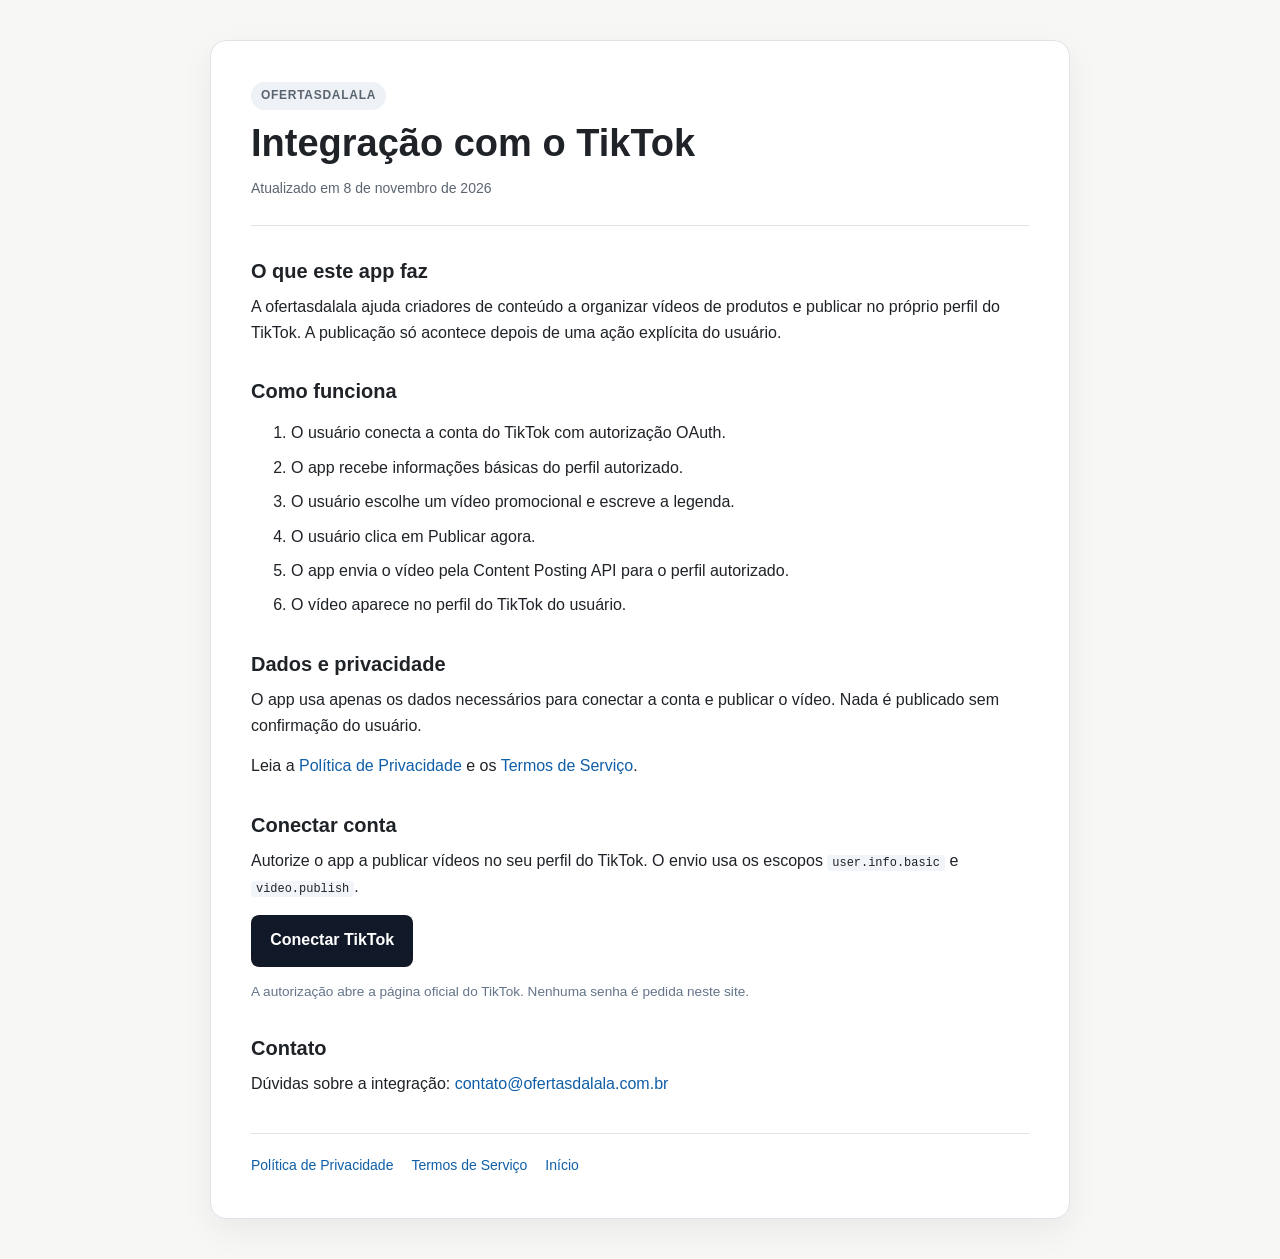
<file: index.html>
<!DOCTYPE html>
<html lang="pt-BR">
<head>
  <meta charset="utf-8">
  <meta name="viewport" content="width=device-width, initial-scale=1">
  <title>ofertasdalala | Integração TikTok</title>
  <meta name="description" content="Ferramenta da ofertasdalala para publicar vídeos promocionais no perfil do TikTok com autorização do usuário.">
  <link rel="stylesheet" href="style.css">
</head>
<body>
  <main class="pagina">
    <header class="cabecalho">
      <p class="selo">ofertasdalala</p>
      <h1>Integração com o TikTok</h1>
      <p class="atualizado">Atualizado em 8 de novembro de 2026</p>
    </header>

    <section>
      <h2>O que este app faz</h2>
      <p>
        A ofertasdalala ajuda criadores de conteúdo a organizar vídeos de produtos
        e publicar no próprio perfil do TikTok. A publicação só acontece depois de
        uma ação explícita do usuário.
      </p>
    </section>

    <section>
      <h2>Como funciona</h2>
      <ol>
        <li>O usuário conecta a conta do TikTok com autorização OAuth.</li>
        <li>O app recebe informações básicas do perfil autorizado.</li>
        <li>O usuário escolhe um vídeo promocional e escreve a legenda.</li>
        <li>O usuário clica em Publicar agora.</li>
        <li>O app envia o vídeo pela Content Posting API para o perfil autorizado.</li>
        <li>O vídeo aparece no perfil do TikTok do usuário.</li>
      </ol>
    </section>

    <section>
      <h2>Dados e privacidade</h2>
      <p>
        O app usa apenas os dados necessários para conectar a conta e publicar o
        vídeo. Nada é publicado sem confirmação do usuário.
      </p>
      <p>
        Leia a <a href="politica.html">Política de Privacidade</a> e os
        <a href="termos.html">Termos de Serviço</a>.
      </p>
    </section>

    <section>
      <h2>Conectar conta</h2>
      <p>
        Autorize o app a publicar vídeos no seu perfil do TikTok. O envio usa os
        escopos <code>user.info.basic</code> e <code>video.publish</code>.
      </p>
      <p>
        <a id="conectar" class="botao" href="#">Conectar TikTok</a>
      </p>
      <p class="aviso">
        A autorização abre a página oficial do TikTok. Nenhuma senha é pedida
        neste site.
      </p>
    </section>

    <section>
      <h2>Contato</h2>
      <p>
        Dúvidas sobre a integração:
        <a href="mailto:contato@ofertasdalala.com.br">contato@ofertasdalala.com.br</a>
      </p>
    </section>

    <footer class="rodape">
      <a href="politica.html">Política de Privacidade</a>
      <a href="termos.html">Termos de Serviço</a>
      <a href="https://ofertasdalala.github.io/tiktok/">Início</a>
    </footer>
  </main>

  <script>
    (() => {
      const cliente = "sbaw8o228pvzmyu8tv";
      const destino = "https://ofertasdalala.github.io/tiktok/callback/";
      const estado = crypto.randomUUID();
      const url = new URL("https://www.tiktok.com/v2/auth/authorize/");
      url.searchParams.set("client_key", cliente);
      url.searchParams.set("scope", "user.info.basic,video.publish");
      url.searchParams.set("response_type", "code");
      url.searchParams.set("redirect_uri", destino);
      url.searchParams.set("state", estado);
      document.getElementById("conectar").href = url.toString();
    })();
  </script>
</body>
</html>
</file>
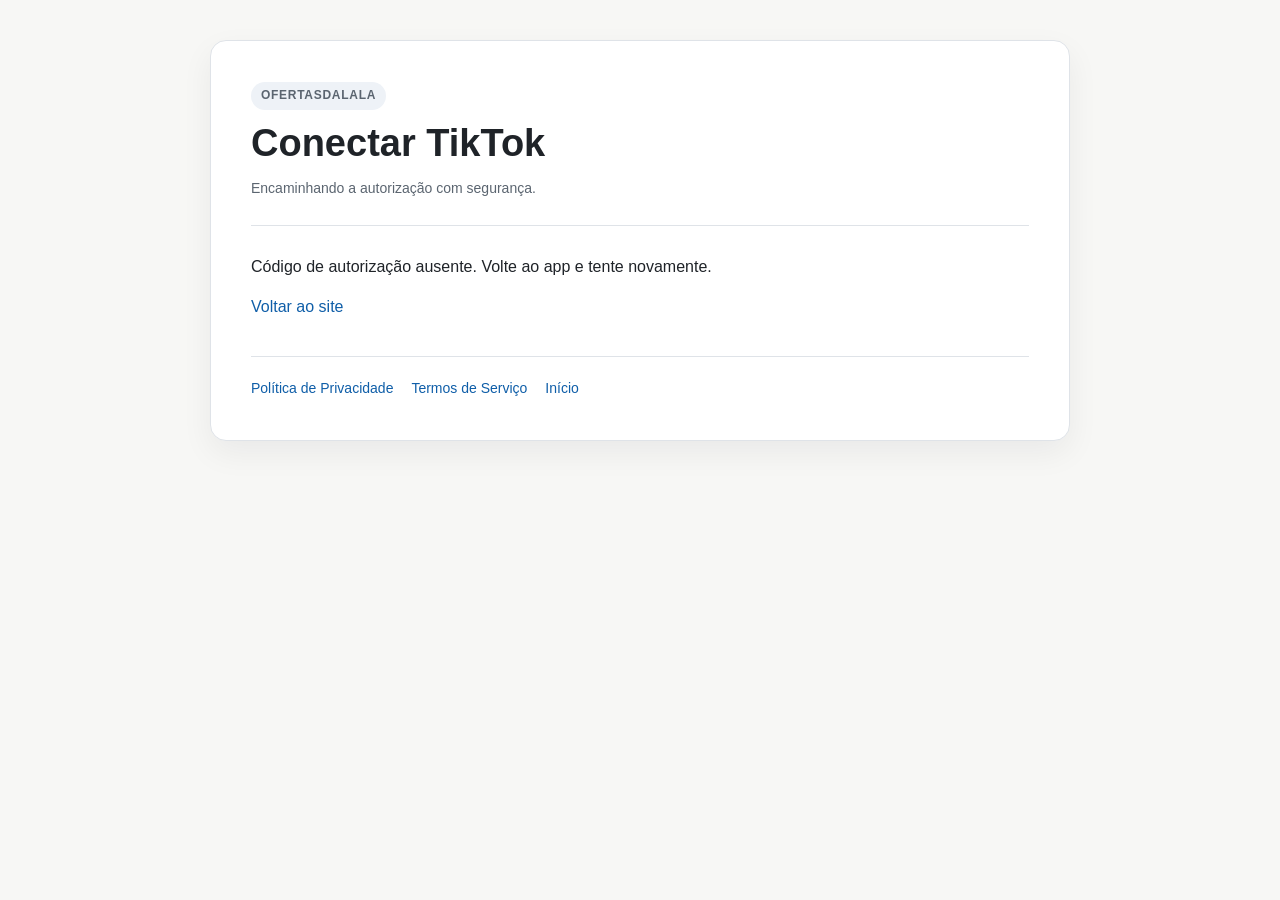
<file: callback/index.html>
<!DOCTYPE html>
<html lang="pt-BR">
<head>
  <meta charset="utf-8">
  <meta name="viewport" content="width=device-width, initial-scale=1">
  <title>Conectar TikTok | ofertasdalala</title>
  <link rel="stylesheet" href="../style.css">
</head>
<body>
  <main class="pagina">
    <header class="cabecalho">
      <p class="selo">ofertasdalala</p>
      <h1>Conectar TikTok</h1>
      <p class="atualizado">Encaminhando a autorização com segurança.</p>
    </header>

    <section>
      <p id="mensagem">Aguarde. Você será redirecionado para concluir a conexão.</p>
      <p id="erro" class="erro" hidden></p>
      <p>
        <a id="continuar" href="#" hidden>Continuar autorização</a>
      </p>
    </section>

    <footer class="rodape">
      <a href="../politica.html">Política de Privacidade</a>
      <a href="../termos.html">Termos de Serviço</a>
      <a href="../">Início</a>
    </footer>
  </main>

  <script>
    (() => {
      const destino = "https://w11-desktop.taile158d8.ts.net/webhook/tiktok-callback";
      const params = new URLSearchParams(window.location.search);
      const erro = params.get("error");
      const continua = document.getElementById("continuar");
      const aviso = document.getElementById("mensagem");
      const caixaErro = document.getElementById("erro");

      if (erro) {
        const descricao = params.get("error_description") || erro;
        aviso.hidden = true;
        caixaErro.hidden = false;
        caixaErro.textContent = "Não foi possível concluir a autorização: " + descricao;
        continua.href = "../";
        continua.textContent = "Voltar ao site";
        continua.hidden = false;
        return;
      }

      const code = params.get("code");
      const state = params.get("state");
      if (!code) {
        aviso.hidden = true;
        caixaErro.hidden = false;
        caixaErro.textContent = "Código de autorização ausente. Volte ao app e tente novamente.";
        continua.href = "../";
        continua.textContent = "Voltar ao site";
        continua.hidden = false;
        return;
      }

      const proximo = new URL(destino);
      proximo.searchParams.set("code", code);
      if (state) proximo.searchParams.set("state", state);
      continua.href = proximo.toString();
      continua.textContent = "Continuar autorização";
      continua.hidden = false;
      window.location.replace(proximo.toString());
    })();
  </script>
</body>
</html>
</file>
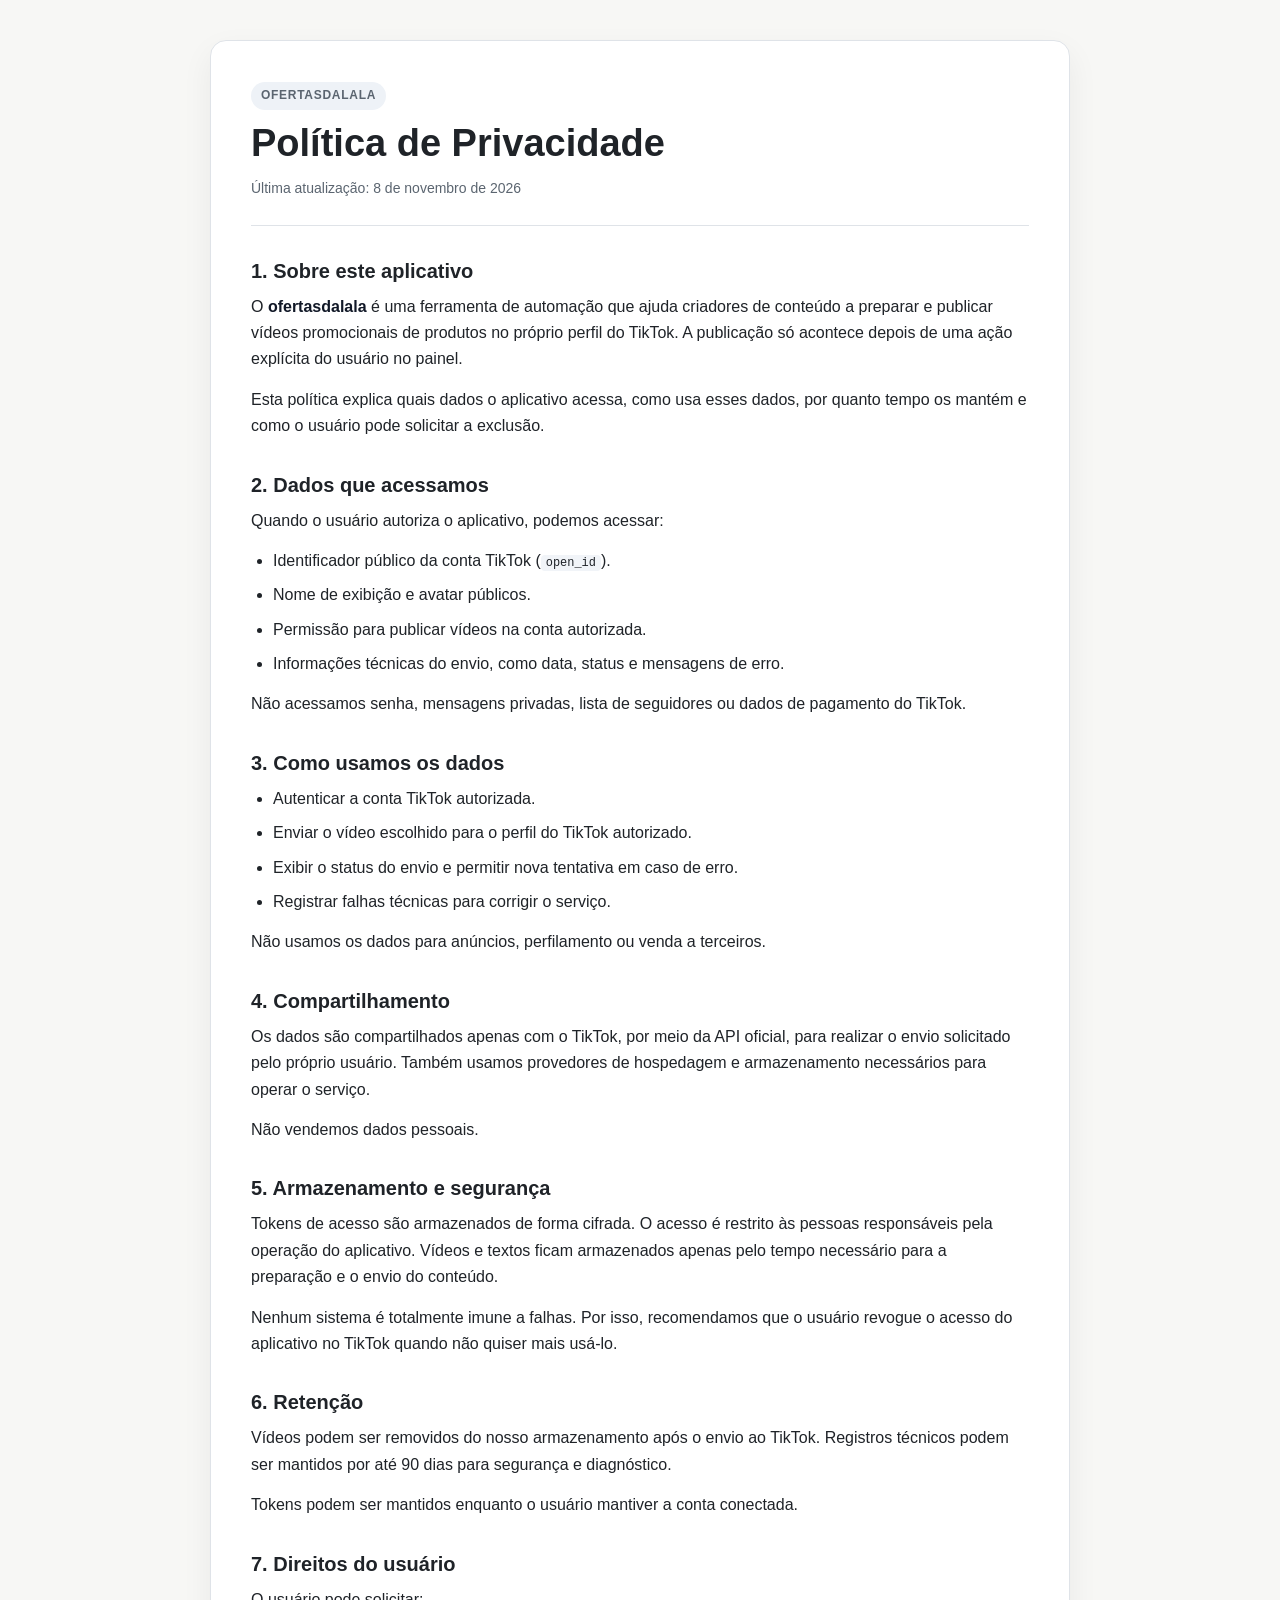
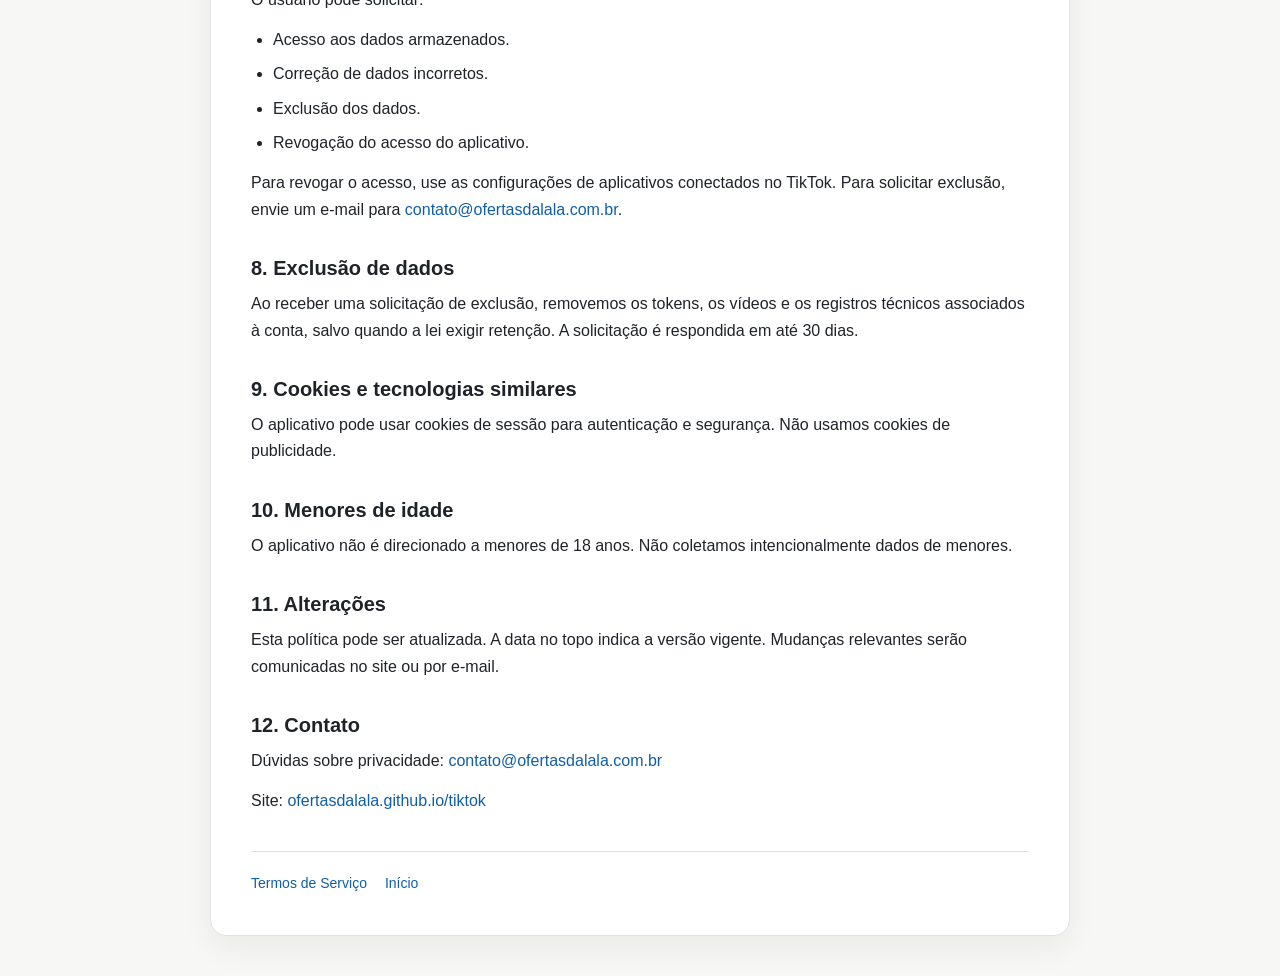
<file: politica.html>
<!doctype html>
<html lang="pt-BR">
<head>
  <meta charset="utf-8">
  <meta name="viewport" content="width=device-width, initial-scale=1">
  <title>Política de Privacidade - ofertasdalala</title>
  <link rel="stylesheet" href="style.css">
</head>
<body>
  <main class="pagina">
    <header class="cabecalho">
      <p class="selo">ofertasdalala</p>
      <h1>Política de Privacidade</h1>
      <p class="atualizado">Última atualização: 8 de novembro de 2026</p>
    </header>

    <section>
      <h2>1. Sobre este aplicativo</h2>
      <p>
        O <strong>ofertasdalala</strong> é uma ferramenta de automação que ajuda
        criadores de conteúdo a preparar e publicar vídeos promocionais de produtos
        no próprio perfil do TikTok. A publicação só acontece depois de uma ação
        explícita do usuário no painel.
      </p>
      <p>
        Esta política explica quais dados o aplicativo acessa, como usa esses
        dados, por quanto tempo os mantém e como o usuário pode solicitar a
        exclusão.
      </p>
    </section>

    <section>
      <h2>2. Dados que acessamos</h2>
      <p>Quando o usuário autoriza o aplicativo, podemos acessar:</p>
      <ul>
        <li>Identificador público da conta TikTok (<code>open_id</code>).</li>
        <li>Nome de exibição e avatar públicos.</li>
        <li>Permissão para publicar vídeos na conta autorizada.</li>
        <li>Informações técnicas do envio, como data, status e mensagens de erro.</li>
      </ul>
      <p>
        Não acessamos senha, mensagens privadas, lista de seguidores ou dados de
        pagamento do TikTok.
      </p>
    </section>

    <section>
      <h2>3. Como usamos os dados</h2>
      <ul>
        <li>Autenticar a conta TikTok autorizada.</li>
        <li>Enviar o vídeo escolhido para o perfil do TikTok autorizado.</li>
        <li>Exibir o status do envio e permitir nova tentativa em caso de erro.</li>
        <li>Registrar falhas técnicas para corrigir o serviço.</li>
      </ul>
      <p>
        Não usamos os dados para anúncios, perfilamento ou venda a terceiros.
      </p>
    </section>

    <section>
      <h2>4. Compartilhamento</h2>
      <p>
        Os dados são compartilhados apenas com o TikTok, por meio da API oficial,
        para realizar o envio solicitado pelo próprio usuário. Também usamos
        provedores de hospedagem e armazenamento necessários para operar o serviço.
      </p>
      <p>Não vendemos dados pessoais.</p>
    </section>

    <section>
      <h2>5. Armazenamento e segurança</h2>
      <p>
        Tokens de acesso são armazenados de forma cifrada. O acesso é restrito às
        pessoas responsáveis pela operação do aplicativo. Vídeos e textos ficam
        armazenados apenas pelo tempo necessário para a preparação e o envio do
        conteúdo.
      </p>
      <p>
        Nenhum sistema é totalmente imune a falhas. Por isso, recomendamos que o
        usuário revogue o acesso do aplicativo no TikTok quando não quiser mais
        usá-lo.
      </p>
    </section>

    <section>
      <h2>6. Retenção</h2>
      <p>
        Vídeos podem ser removidos do nosso armazenamento após o envio ao TikTok.
        Registros técnicos podem ser mantidos por até 90 dias para segurança e
        diagnóstico.
      </p>
      <p>
        Tokens podem ser mantidos enquanto o usuário mantiver a conta conectada.
      </p>
    </section>

    <section>
      <h2>7. Direitos do usuário</h2>
      <p>O usuário pode solicitar:</p>
      <ul>
        <li>Acesso aos dados armazenados.</li>
        <li>Correção de dados incorretos.</li>
        <li>Exclusão dos dados.</li>
        <li>Revogação do acesso do aplicativo.</li>
      </ul>
      <p>
        Para revogar o acesso, use as configurações de aplicativos conectados no
        TikTok. Para solicitar exclusão, envie um e-mail para
        <a href="mailto:contato@ofertasdalala.com.br">contato@ofertasdalala.com.br</a>.
      </p>
    </section>

    <section>
      <h2>8. Exclusão de dados</h2>
      <p>
        Ao receber uma solicitação de exclusão, removemos os tokens, os vídeos e
        os registros técnicos associados à conta, salvo quando a lei exigir
        retenção. A solicitação é respondida em até 30 dias.
      </p>
    </section>

    <section>
      <h2>9. Cookies e tecnologias similares</h2>
      <p>
        O aplicativo pode usar cookies de sessão para autenticação e segurança.
        Não usamos cookies de publicidade.
      </p>
    </section>

    <section>
      <h2>10. Menores de idade</h2>
      <p>
        O aplicativo não é direcionado a menores de 18 anos. Não coletamos
        intencionalmente dados de menores.
      </p>
    </section>

    <section>
      <h2>11. Alterações</h2>
      <p>
        Esta política pode ser atualizada. A data no topo indica a versão vigente.
        Mudanças relevantes serão comunicadas no site ou por e-mail.
      </p>
    </section>

    <section>
      <h2>12. Contato</h2>
      <p>
        Dúvidas sobre privacidade:
        <a href="mailto:contato@ofertasdalala.com.br">contato@ofertasdalala.com.br</a>
      </p>
      <p>
        Site:
        <a href="https://ofertasdalala.github.io/tiktok/">ofertasdalala.github.io/tiktok</a>
      </p>
    </section>

    <footer class="rodape">
      <a href="https://ofertasdalala.github.io/tiktok/termos.html">Termos de Serviço</a>
      <a href="https://ofertasdalala.github.io/tiktok/">Início</a>
    </footer>
  </main>
</body>
</html>
</file>
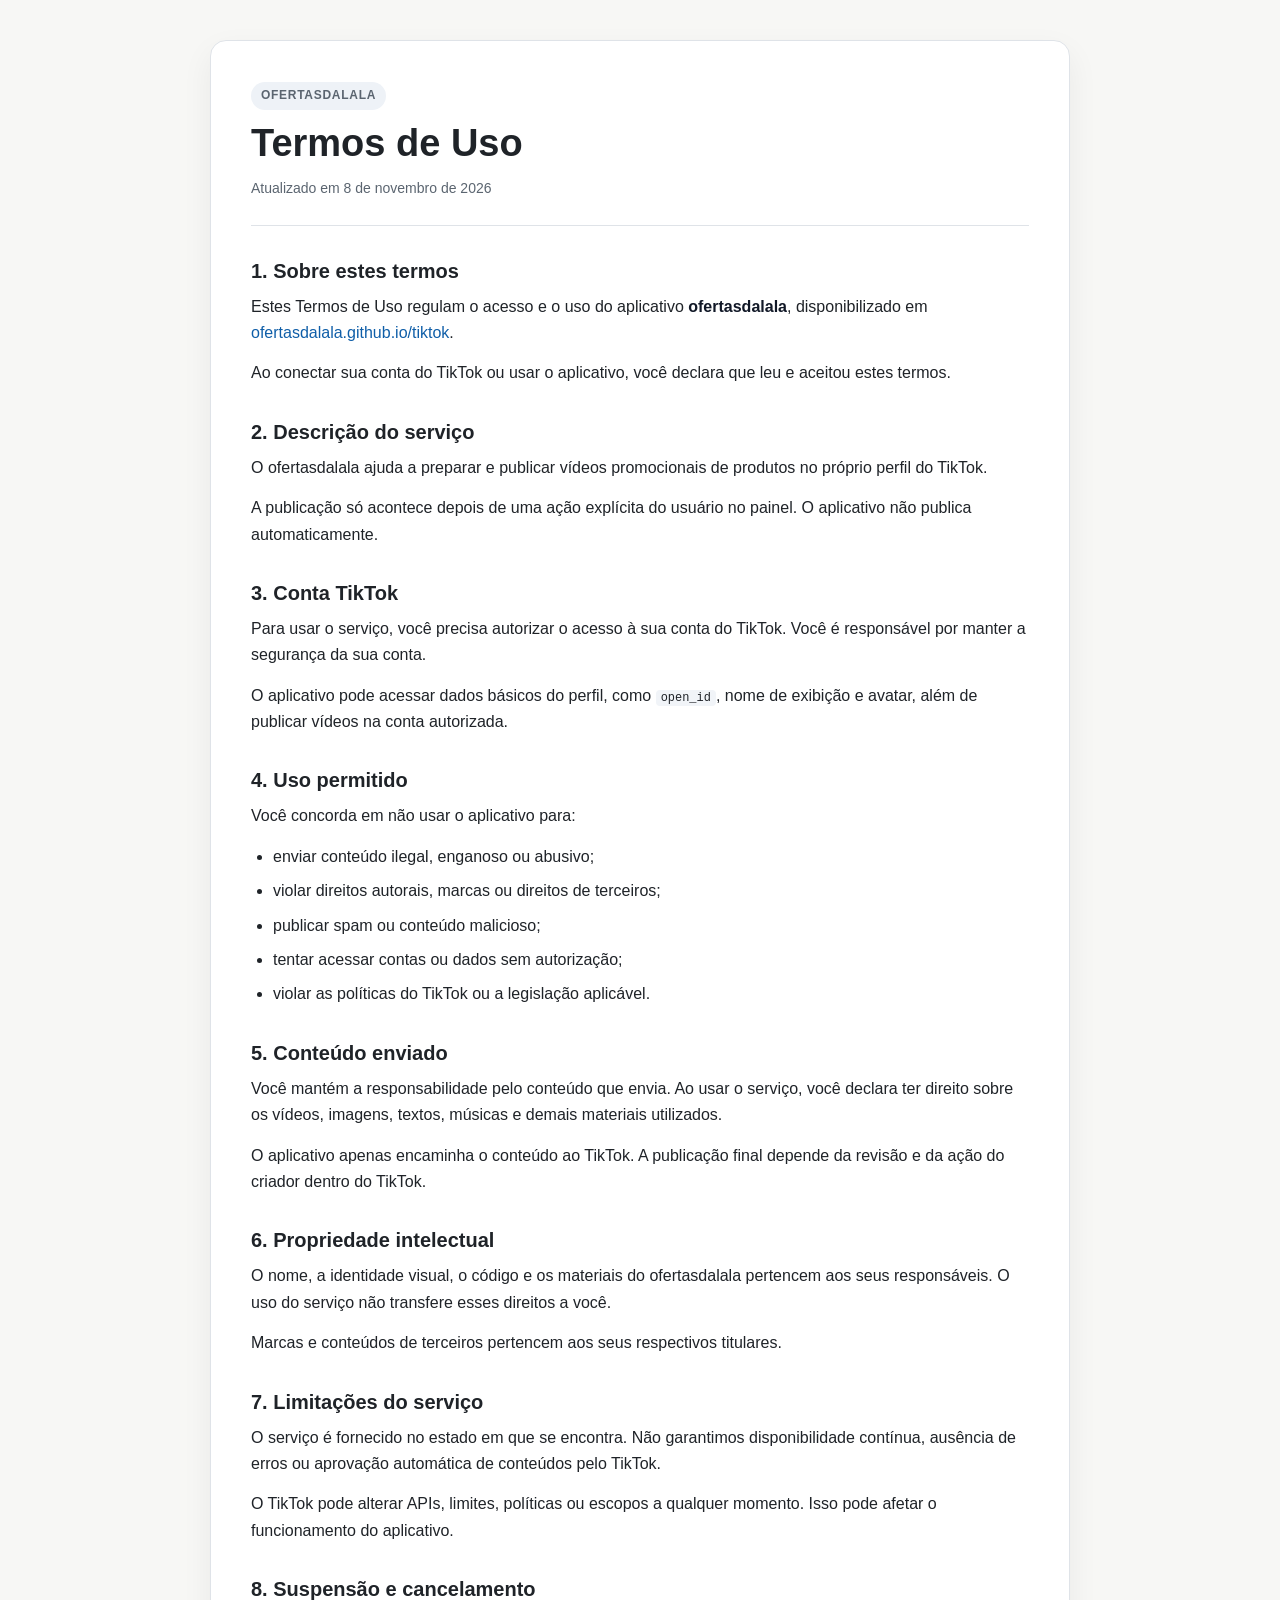
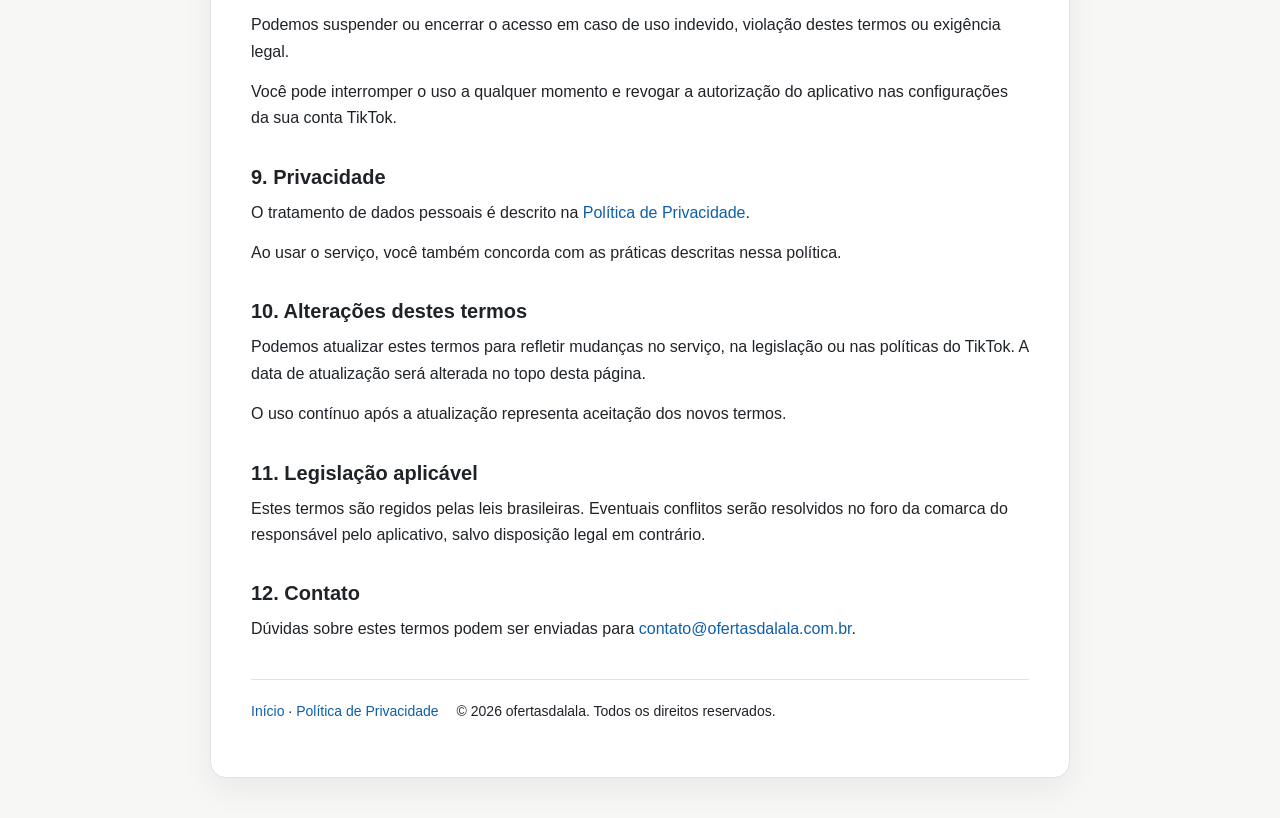
<file: termos.html>
<!doctype html>
<html lang="pt-BR">
  <head>
    <meta charset="utf-8" />
    <meta name="viewport" content="width=device-width, initial-scale=1" />
    <title>Termos de Uso | ofertasdalala</title>
    <link rel="stylesheet" href="style.css" />
  </head>
  <body>
    <main class="pagina">
      <header class="cabecalho">
        <span class="selo">ofertasdalala</span>
        <h1>Termos de Uso</h1>
        <p class="atualizado">Atualizado em 8 de novembro de 2026</p>
      </header>

      <section>
        <h2>1. Sobre estes termos</h2>
        <p>
          Estes Termos de Uso regulam o acesso e o uso do aplicativo
          <strong>ofertasdalala</strong>, disponibilizado em
          <a href="https://ofertasdalala.github.io/tiktok/">ofertasdalala.github.io/tiktok</a>.
        </p>
        <p>
          Ao conectar sua conta do TikTok ou usar o aplicativo, você declara que
          leu e aceitou estes termos.
        </p>
      </section>

      <section>
        <h2>2. Descrição do serviço</h2>
        <p>
          O ofertasdalala ajuda a preparar e publicar vídeos promocionais de
          produtos no próprio perfil do TikTok.
        </p>
        <p>
          A publicação só acontece depois de uma ação explícita do usuário no
          painel. O aplicativo não publica automaticamente.
        </p>
      </section>

      <section>
        <h2>3. Conta TikTok</h2>
        <p>
          Para usar o serviço, você precisa autorizar o acesso à sua conta do
          TikTok. Você é responsável por manter a segurança da sua conta.
        </p>
        <p>
          O aplicativo pode acessar dados básicos do perfil, como
          <code>open_id</code>, nome de exibição e avatar, além de publicar
          vídeos na conta autorizada.
        </p>
      </section>

      <section>
        <h2>4. Uso permitido</h2>
        <p>Você concorda em não usar o aplicativo para:</p>
        <ul>
          <li>enviar conteúdo ilegal, enganoso ou abusivo;</li>
          <li>violar direitos autorais, marcas ou direitos de terceiros;</li>
          <li>publicar spam ou conteúdo malicioso;</li>
          <li>tentar acessar contas ou dados sem autorização;</li>
          <li>violar as políticas do TikTok ou a legislação aplicável.</li>
        </ul>
      </section>

      <section>
        <h2>5. Conteúdo enviado</h2>
        <p>
          Você mantém a responsabilidade pelo conteúdo que envia. Ao usar o
          serviço, você declara ter direito sobre os vídeos, imagens, textos,
          músicas e demais materiais utilizados.
        </p>
        <p>
          O aplicativo apenas encaminha o conteúdo ao TikTok. A publicação
          final depende da revisão e da ação do criador dentro do TikTok.
        </p>
      </section>

      <section>
        <h2>6. Propriedade intelectual</h2>
        <p>
          O nome, a identidade visual, o código e os materiais do ofertasdalala
          pertencem aos seus responsáveis. O uso do serviço não transfere esses
          direitos a você.
        </p>
        <p>
          Marcas e conteúdos de terceiros pertencem aos seus respectivos
          titulares.
        </p>
      </section>

      <section>
        <h2>7. Limitações do serviço</h2>
        <p>
          O serviço é fornecido no estado em que se encontra. Não garantimos
          disponibilidade contínua, ausência de erros ou aprovação automática
          de conteúdos pelo TikTok.
        </p>
        <p>
          O TikTok pode alterar APIs, limites, políticas ou escopos a qualquer
          momento. Isso pode afetar o funcionamento do aplicativo.
        </p>
      </section>

      <section>
        <h2>8. Suspensão e cancelamento</h2>
        <p>
          Podemos suspender ou encerrar o acesso em caso de uso indevido,
          violação destes termos ou exigência legal.
        </p>
        <p>
          Você pode interromper o uso a qualquer momento e revogar a autorização
          do aplicativo nas configurações da sua conta TikTok.
        </p>
      </section>

      <section>
        <h2>9. Privacidade</h2>
        <p>
          O tratamento de dados pessoais é descrito na
          <a href="https://ofertasdalala.github.io/tiktok/politica.html">Política de Privacidade</a>.
        </p>
        <p>
          Ao usar o serviço, você também concorda com as práticas descritas
          nessa política.
        </p>
      </section>

      <section>
        <h2>10. Alterações destes termos</h2>
        <p>
          Podemos atualizar estes termos para refletir mudanças no serviço, na
          legislação ou nas políticas do TikTok. A data de atualização será
          alterada no topo desta página.
        </p>
        <p>
          O uso contínuo após a atualização representa aceitação dos novos
          termos.
        </p>
      </section>

      <section>
        <h2>11. Legislação aplicável</h2>
        <p>
          Estes termos são regidos pelas leis brasileiras. Eventuais conflitos
          serão resolvidos no foro da comarca do responsável pelo aplicativo,
          salvo disposição legal em contrário.
        </p>
      </section>

      <section>
        <h2>12. Contato</h2>
        <p>
          Dúvidas sobre estes termos podem ser enviadas para
          <a href="mailto:contato@ofertasdalala.com.br">contato@ofertasdalala.com.br</a>.
        </p>
      </section>

      <footer class="rodape">
        <p>
          <a href="https://ofertasdalala.github.io/tiktok/">Início</a>
          <span>·</span>
          <a href="https://ofertasdalala.github.io/tiktok/politica.html">Política de Privacidade</a>
        </p>
        <p>© 2026 ofertasdalala. Todos os direitos reservados.</p>
      </footer>
    </main>
  </body>
</html>
</file>
<file: style.css>
:root {
  color-scheme: light;
  --fundo: #f7f7f5;
  --texto: #1f2328;
  --suave: #5b6570;
  --borda: #dfe3e8;
  --destaque: #111827;
  --link: #0f5ea8;
}

* {
  box-sizing: border-box;
}

body {
  margin: 0;
  background: var(--fundo);
  color: var(--texto);
  font-family: "Segoe UI", Roboto, Helvetica, Arial, sans-serif;
  line-height: 1.65;
}

.pagina {
  width: min(860px, calc(100% - 32px));
  margin: 40px auto;
  background: #ffffff;
  border: 1px solid var(--borda);
  border-radius: 16px;
  padding: 40px;
  box-shadow: 0 12px 32px rgba(15, 23, 42, 0.06);
}

.cabecalho {
  border-bottom: 1px solid var(--borda);
  padding-bottom: 24px;
  margin-bottom: 28px;
}

.selo {
  display: inline-block;
  margin: 0 0 12px;
  padding: 4px 10px;
  border-radius: 999px;
  background: #eef2f7;
  color: var(--suave);
  font-size: 12px;
  font-weight: 700;
  letter-spacing: 0.06em;
  text-transform: uppercase;
}

h1 {
  margin: 0;
  font-size: clamp(28px, 4vw, 38px);
  line-height: 1.15;
}

h2 {
  margin: 32px 0 10px;
  font-size: 20px;
  line-height: 1.3;
}

p,
ul {
  margin: 0 0 14px;
}

ul {
  padding-left: 22px;
}

li {
  margin-bottom: 8px;
}

.atualizado {
  margin: 12px 0 0;
  color: var(--suave);
  font-size: 14px;
}

a {
  color: var(--link);
  text-decoration: none;
}

a:hover,
a:focus {
  text-decoration: underline;
}

strong {
  color: var(--destaque);
}

code {
  background: #f1f4f8;
  border-radius: 4px;
  padding: 1px 5px;
  font-size: 0.92em;
}

.rodape {
  display: flex;
  flex-wrap: wrap;
  gap: 18px;
  border-top: 1px solid var(--borda);
  margin-top: 36px;
  padding-top: 20px;
  font-size: 14px;
}

@media (max-width: 640px) {
  .pagina {
    margin: 16px auto;
    padding: 24px 20px;
    border-radius: 12px;
  }

  h1 {
    font-size: 28px;
  }

  h2 {
    font-size: 18px;
  }
}

.botao {
  display: inline-block;
  padding: 0.8rem 1.2rem;
  border-radius: 0.5rem;
  background: #111827;
  color: #fff;
  font-weight: 700;
  text-decoration: none;
}

.botao:hover {
  background: #374151;
}

.aviso {
  font-size: 0.85rem;
  color: #64748b;
}
</file>
